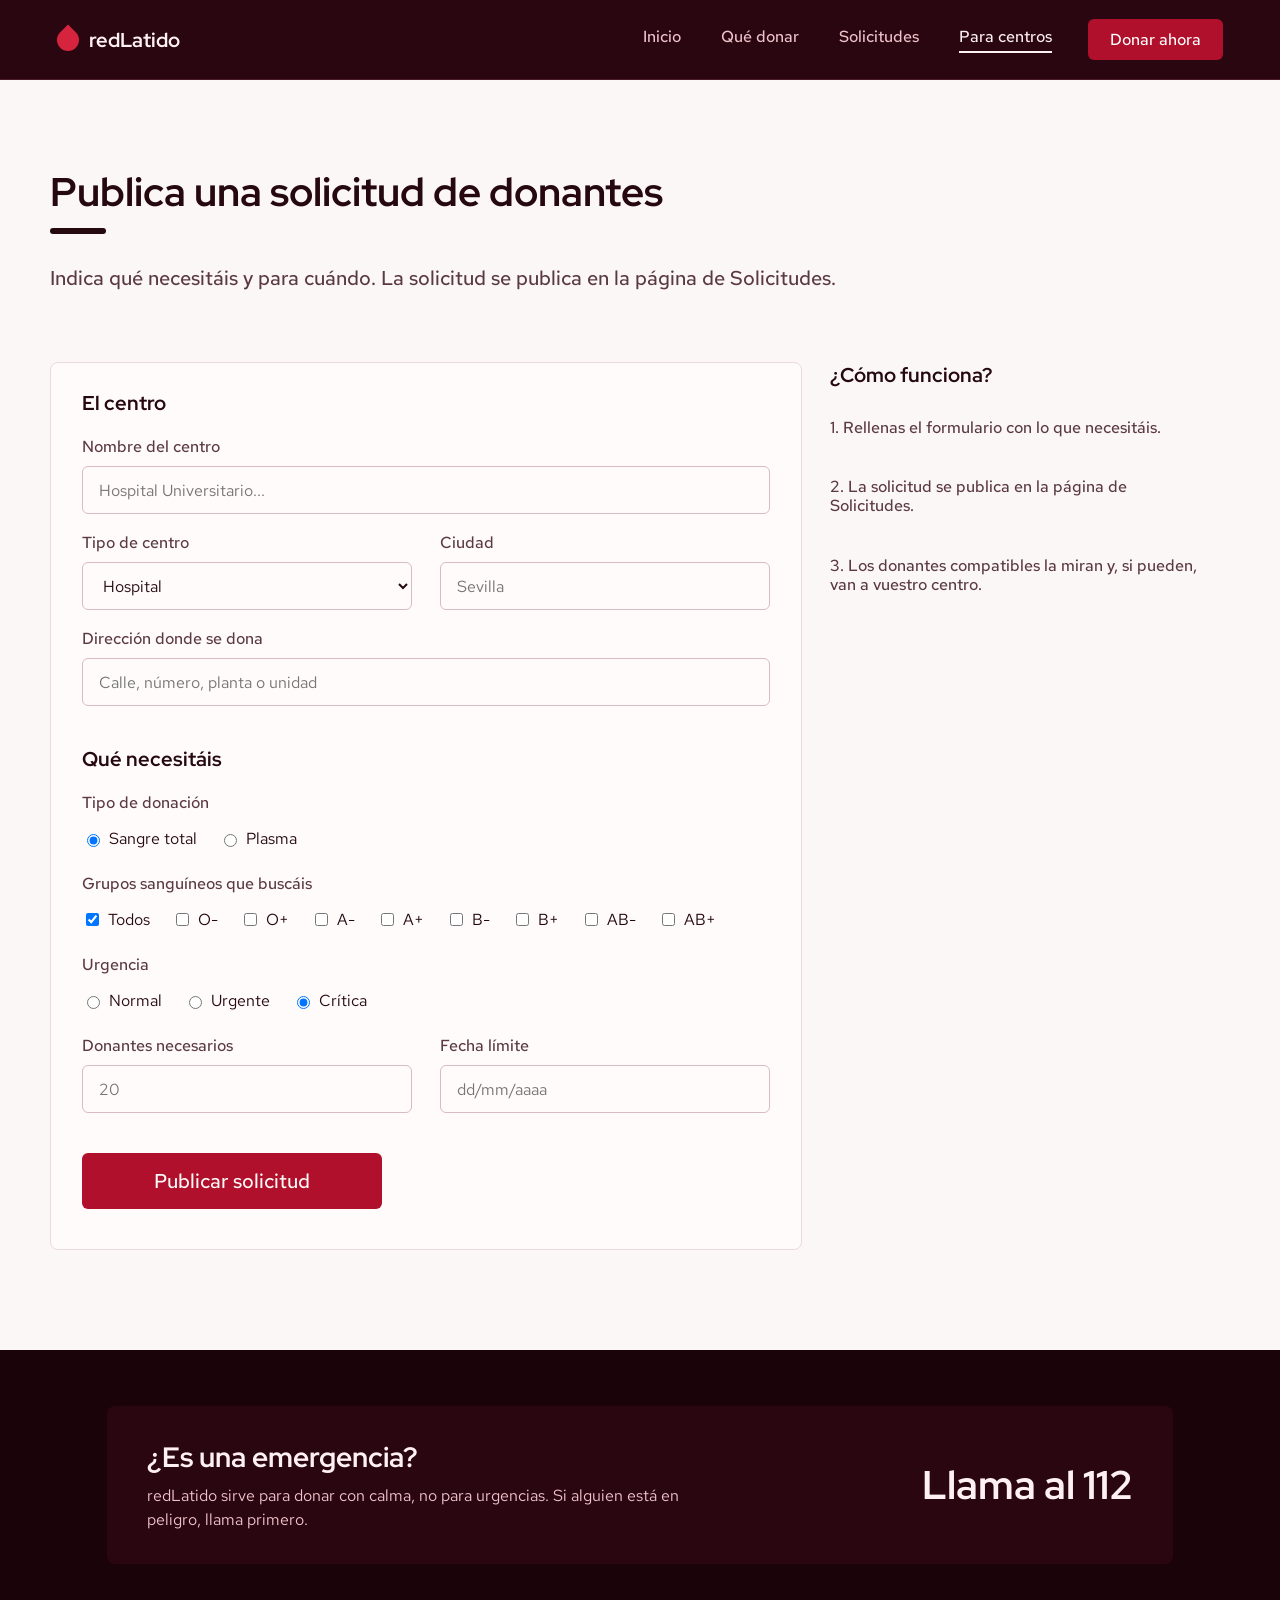
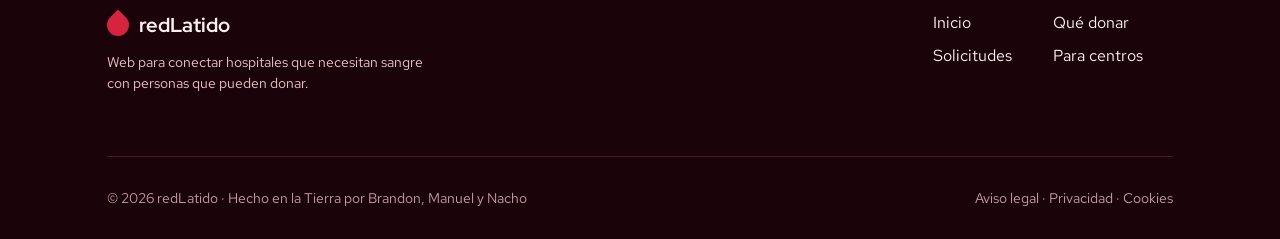
<file: codigo-con-causa/for-centres.html>
<!DOCTYPE html>
<html lang="es">
<head>
  <meta charset="UTF-8">
  <meta name="viewport" content="width=device-width, initial-scale=1.0">
  <title>redLatido - Para centros</title>
  <link rel="stylesheet" href="https://fonts.googleapis.com/css2?family=Red+Hat+Display:wght@700&family=Red+Hat+Text:wght@400;500&display=swap">
  <link rel="stylesheet" href="styles.css">
  <link rel="stylesheet" href="for-centres.css">
  <link rel="icon" type="image/svg+xml" href="files/favicon.svg">
</head>
<body>
  <header>
    <nav class="navbar">
      <a class="logo" href="index.html"><span class="drop"></span>redLatido</a>
      <div class="nav-right">
        <div class="nav-links">
          <a href="index.html">Inicio</a>
          <a href="what-to-donate.html">Qué donar</a>
          <a href="requests.html">Solicitudes</a>
          <a class="active" href="for-centres.html">Para centros</a>
        </div>
        <a class="button-nav" href="requests.html">Donar ahora</a>
      </div>
    </nav>
  </header>

  <main>
    <section class="section">
      <div class="container">
        <h2 class="title">Publica una solicitud de donantes</h2>
        <div class="line"></div>
        <p class="subtitle">Indica qué necesitáis y para cuándo. La solicitud se publica en la página de Solicitudes.</p>
        <div class="center-page">
          <form class="form" action="requests.html">
            <h3>El centro</h3>
            <label for="name">Nombre del centro</label>
            <input class="field" type="text" id="name" name="name" placeholder="Hospital Universitario...">
            <div class="form-two">
              <div>
                <label for="center-type">Tipo de centro</label>
                <select class="field" id="center-type" name="center-type">
                  <option>Hospital</option>
                  <option>Centro de transfusión</option>
                  <option>Centro de salud</option>
                </select>
              </div>
              <div>
                <label for="city">Ciudad</label>
                <input class="field" type="text" id="city" name="city" placeholder="Sevilla">
              </div>
            </div>
            <label for="address">Dirección donde se dona</label>
            <input class="field" type="text" id="address" name="address" placeholder="Calle, número, planta o unidad">

            <h3 class="second">Qué necesitáis</h3>
            <p class="form-label">Tipo de donación</p>
            <div class="options">
              <input type="radio" id="blood" name="donation" checked>
              <label for="blood">Sangre total</label>
              <input type="radio" id="plasma" name="donation">
              <label for="plasma">Plasma</label>
            </div>
            <p class="form-label">Grupos sanguíneos que buscáis</p>
            <div class="options">
              <input type="checkbox" id="g-all" name="group" checked>
              <label for="g-all">Todos</label>
              <input type="checkbox" id="g-Ominus" name="group">
              <label for="g-Ominus">O-</label>
              <input type="checkbox" id="g-Oplus" name="group">
              <label for="g-Oplus">O+</label>
              <input type="checkbox" id="g-Aminus" name="group">
              <label for="g-Aminus">A-</label>
              <input type="checkbox" id="g-Aplus" name="group">
              <label for="g-Aplus">A+</label>
              <input type="checkbox" id="g-Bminus" name="group">
              <label for="g-Bminus">B-</label>
              <input type="checkbox" id="g-Bplus" name="group">
              <label for="g-Bplus">B+</label>
              <input type="checkbox" id="g-ABminus" name="group">
              <label for="g-ABminus">AB-</label>
              <input type="checkbox" id="g-ABplus" name="group">
              <label for="g-ABplus">AB+</label>
            </div>
            <p class="form-label">Urgencia</p>
            <div class="options">
              <input type="radio" id="normal" name="urgency">
              <label for="normal">Normal</label>
              <input type="radio" id="urgent" name="urgency">
              <label for="urgent">Urgente</label>
              <input type="radio" id="critical" name="urgency" checked>
              <label for="critical">Crítica</label>
            </div>
            <div class="form-two">
              <div>
                <label for="donors">Donantes necesarios</label>
                <input class="field" type="number" id="donors" name="donors" placeholder="20">
              </div>
              <div>
                <label for="deadline">Fecha límite</label>
                <input class="field" type="text" id="deadline" name="deadline" placeholder="dd/mm/aaaa">
              </div>
            </div>
            <button type="submit">Publicar solicitud</button>
          </form>

          <div class="how">
            <h3>¿Cómo funciona?</h3>
            <p>1. Rellenas el formulario con lo que necesitáis.</p>
            <p>2. La solicitud se publica en la página de Solicitudes.</p>
            <p>3. Los donantes compatibles la miran y, si pueden, van a vuestro centro.</p>
          </div>
        </div>
      </div>
    </section>
  </main>

  <footer>
    <div class="emergency">
      <div>
        <h2>¿Es una emergencia?</h2>
        <p>redLatido sirve para donar con calma, no para urgencias. Si alguien está en peligro, llama primero.</p>
      </div>
      <p class="phone">Llama al 112</p>
    </div>
    <div class="footer-main">
      <div class="footer-brand">
        <a class="logo" href="index.html"><span class="drop"></span>redLatido</a>
        <p>Web para conectar hospitales que necesitan sangre con personas que pueden donar.</p>
      </div>
      <div class="footer-links">
        <a href="index.html">Inicio</a>
        <a href="what-to-donate.html">Qué donar</a>
        <a href="requests.html">Solicitudes</a>
        <a href="for-centres.html">Para centros</a>
      </div>
    </div>
    <div class="footer-bottom">
      <p>© 2026 redLatido · Hecho en la Tierra por Brandon, Manuel y Nacho</p>
      <p>Aviso legal · Privacidad · Cookies</p>
    </div>
  </footer>
</body>
</html>
</file>
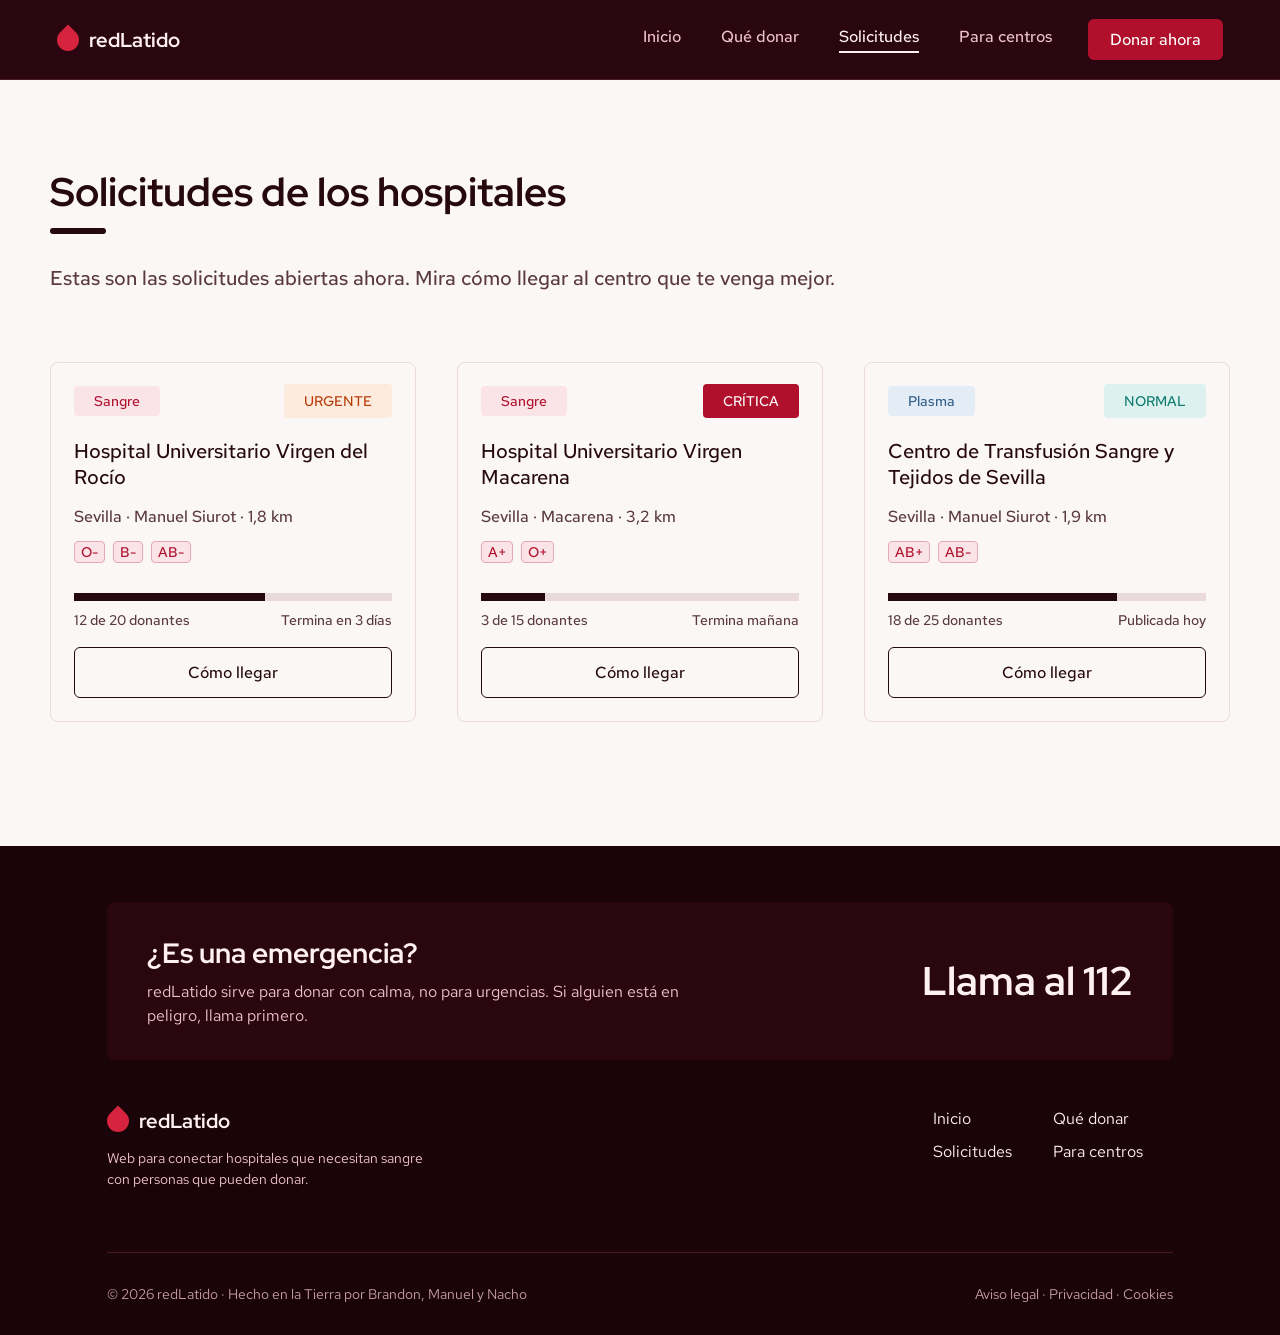
<file: codigo-con-causa/requests.html>
<!DOCTYPE html>
<html lang="es">
<head>
  <meta charset="UTF-8">
  <meta name="viewport" content="width=device-width, initial-scale=1.0">
  <title>redLatido - Solicitudes</title>
  <link rel="stylesheet" href="https://fonts.googleapis.com/css2?family=Red+Hat+Display:wght@700&family=Red+Hat+Text:wght@400;500&display=swap">
  <link rel="stylesheet" href="styles.css">
  <link rel="stylesheet" href="requests.css">
  <link rel="icon" type="image/svg+xml" href="files/favicon.svg">
</head>
<body>
  <header>
    <nav class="navbar">
      <a class="logo" href="index.html"><span class="drop"></span>redLatido</a>
      <div class="nav-right">
        <div class="nav-links">
          <a href="index.html">Inicio</a>
          <a href="what-to-donate.html">Qué donar</a>
          <a class="active" href="requests.html">Solicitudes</a>
          <a href="for-centres.html">Para centros</a>
        </div>
        <a class="button-nav" href="requests.html">Donar ahora</a>
      </div>
    </nav>
  </header>

  <main>
    <section class="section">
      <div class="container">
        <h2 class="title">Solicitudes de los hospitales</h2>
        <div class="line"></div>
        <p class="subtitle">Estas son las solicitudes abiertas ahora. Mira cómo llegar al centro que te venga mejor.</p>
        <div class="three-columns">
          <div class="request-card">
            <div class="request-top">
              <span class="tag tag-blood">Sangre</span>
              <span class="tag tag-urgent">URGENTE</span>
            </div>
            <h3>Hospital Universitario Virgen del Rocío</h3>
            <p class="place">Sevilla · Manuel Siurot · 1,8 km</p>
            <div class="chips"><span class="chip">O-</span><span class="chip">B-</span><span class="chip">AB-</span></div>
            <div class="bar"><div class="bar-fill" style="width: 60%"></div></div>
            <div class="request-numbers">
              <span>12 de 20 donantes</span>
              <span>Termina en 3 días</span>
            </div>
            <a class="button-outline-dark" href="https://www.google.com/maps/search/?api=1&amp;query=Hospital+Universitario+Virgen+del+Roc%C3%ADo+Avenida+Manuel+Siurot+Sevilla" target="_blank">Cómo llegar</a>
          </div>
          <div class="request-card">
            <div class="request-top">
              <span class="tag tag-blood">Sangre</span>
              <span class="tag tag-critical">CRÍTICA</span>
            </div>
            <h3>Hospital Universitario Virgen Macarena</h3>
            <p class="place">Sevilla · Macarena · 3,2 km</p>
            <div class="chips"><span class="chip">A+</span><span class="chip">O+</span></div>
            <div class="bar"><div class="bar-fill" style="width: 20%"></div></div>
            <div class="request-numbers">
              <span>3 de 15 donantes</span>
              <span>Termina mañana</span>
            </div>
            <a class="button-outline-dark" href="https://www.google.com/maps/search/?api=1&amp;query=Hospital+Universitario+Virgen+Macarena+Avenida+Doctor+Fedriani+Sevilla" target="_blank">Cómo llegar</a>
          </div>
          <div class="request-card">
            <div class="request-top">
              <span class="tag tag-plasma">Plasma</span>
              <span class="tag tag-normal">NORMAL</span>
            </div>
            <h3>Centro de Transfusión Sangre y Tejidos de Sevilla</h3>
            <p class="place">Sevilla · Manuel Siurot · 1,9 km</p>
            <div class="chips"><span class="chip">AB+</span><span class="chip">AB-</span></div>
            <div class="bar"><div class="bar-fill" style="width: 72%"></div></div>
            <div class="request-numbers">
              <span>18 de 25 donantes</span>
              <span>Publicada hoy</span>
            </div>
            <a class="button-outline-dark" href="https://www.google.com/maps/search/?api=1&amp;query=Centro+de+Transfusi%C3%B3n+Sangre+y+Tejidos+de+Sevilla+Avenida+Manuel+Siurot+Sevilla" target="_blank">Cómo llegar</a>
          </div>
        </div>
      </div>
    </section>
  </main>

  
  <footer>
    <div class="emergency">
      <div>
        <h2>¿Es una emergencia?</h2>
        <p>redLatido sirve para donar con calma, no para urgencias. Si alguien está en peligro, llama primero.</p>
      </div>
      <p class="phone">Llama al 112</p>
    </div>
    <div class="footer-main">
      <div class="footer-brand">
        <a class="logo" href="index.html"><span class="drop"></span>redLatido</a>
        <p>Web para conectar hospitales que necesitan sangre con personas que pueden donar.</p>
      </div>
      <div class="footer-links">
        <a href="index.html">Inicio</a>
        <a href="what-to-donate.html">Qué donar</a>
        <a href="requests.html">Solicitudes</a>
        <a href="for-centres.html">Para centros</a>
      </div>
    </div>
    <div class="footer-bottom">
      <p>© 2026 redLatido · Hecho en la Tierra por Brandon, Manuel y Nacho</p>
      <p>Aviso legal · Privacidad · Cookies</p>
    </div>
  </footer>
</body>
</html>
</file>
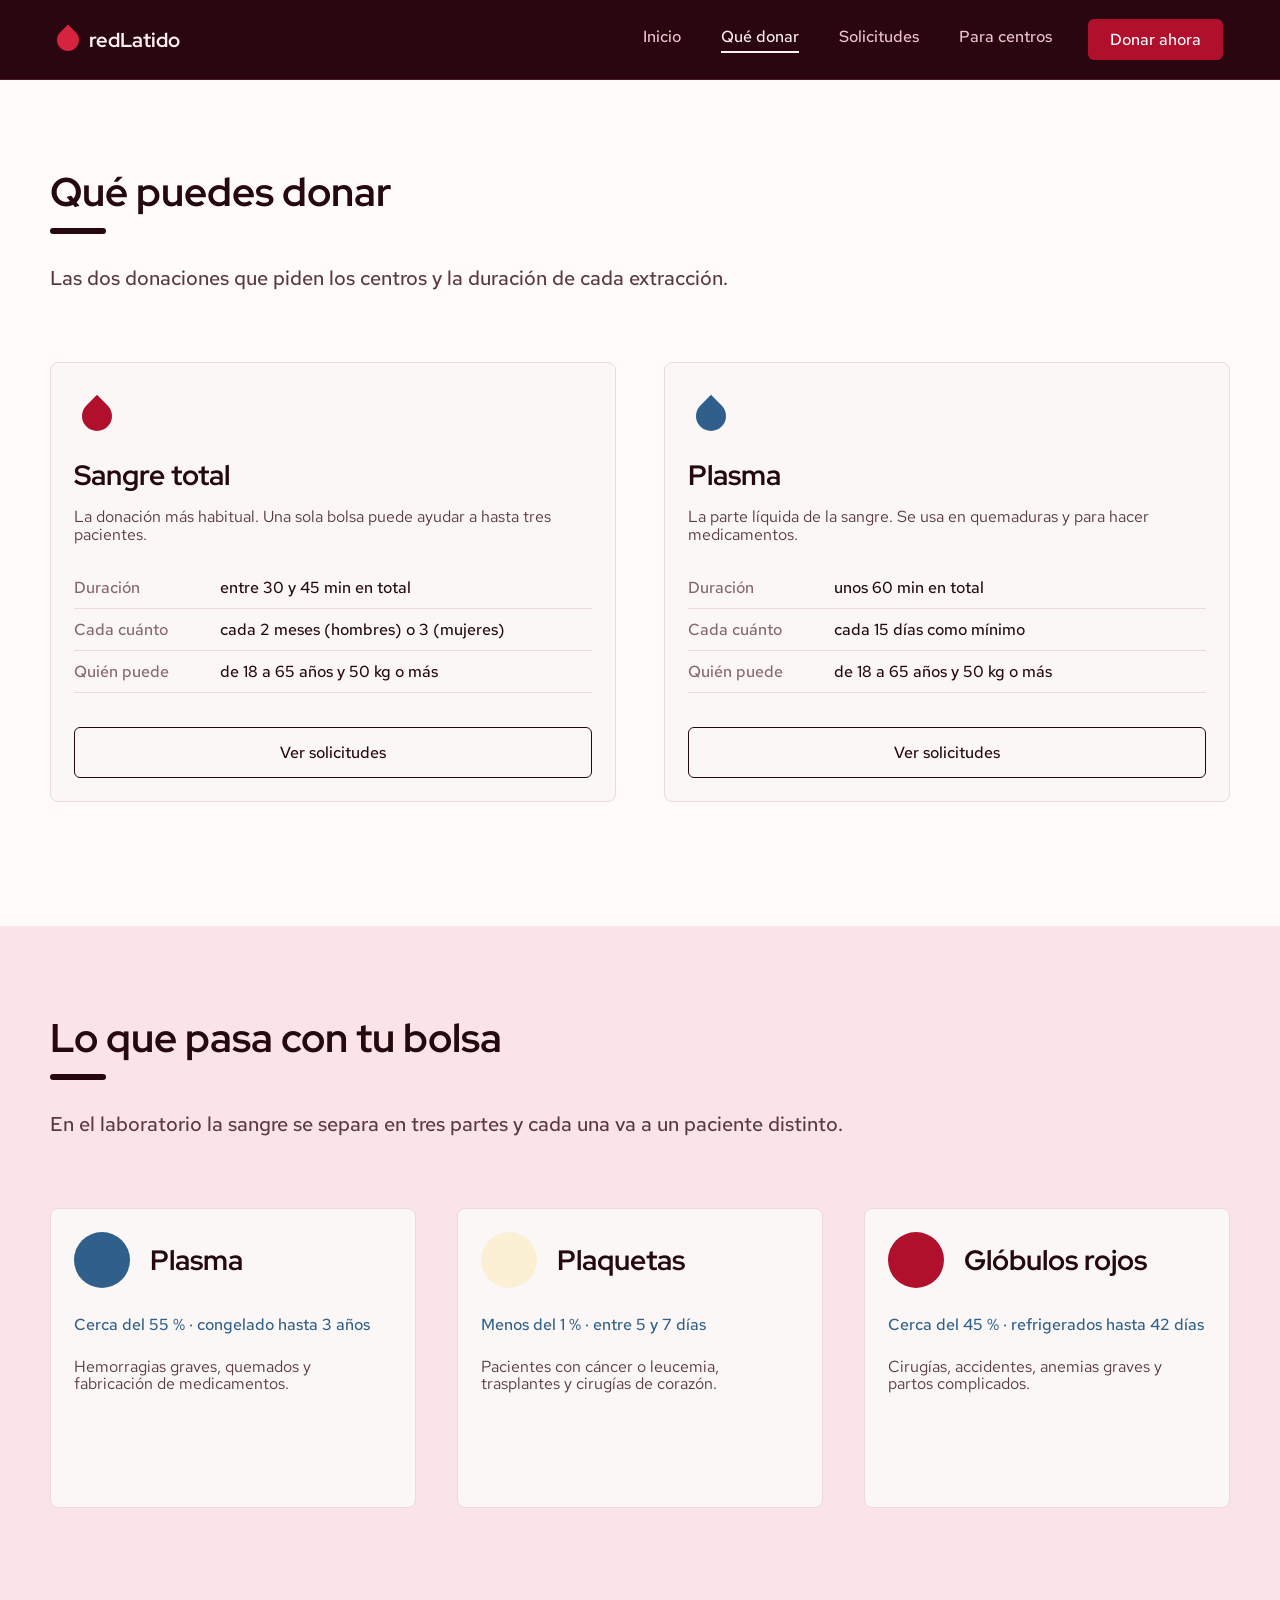
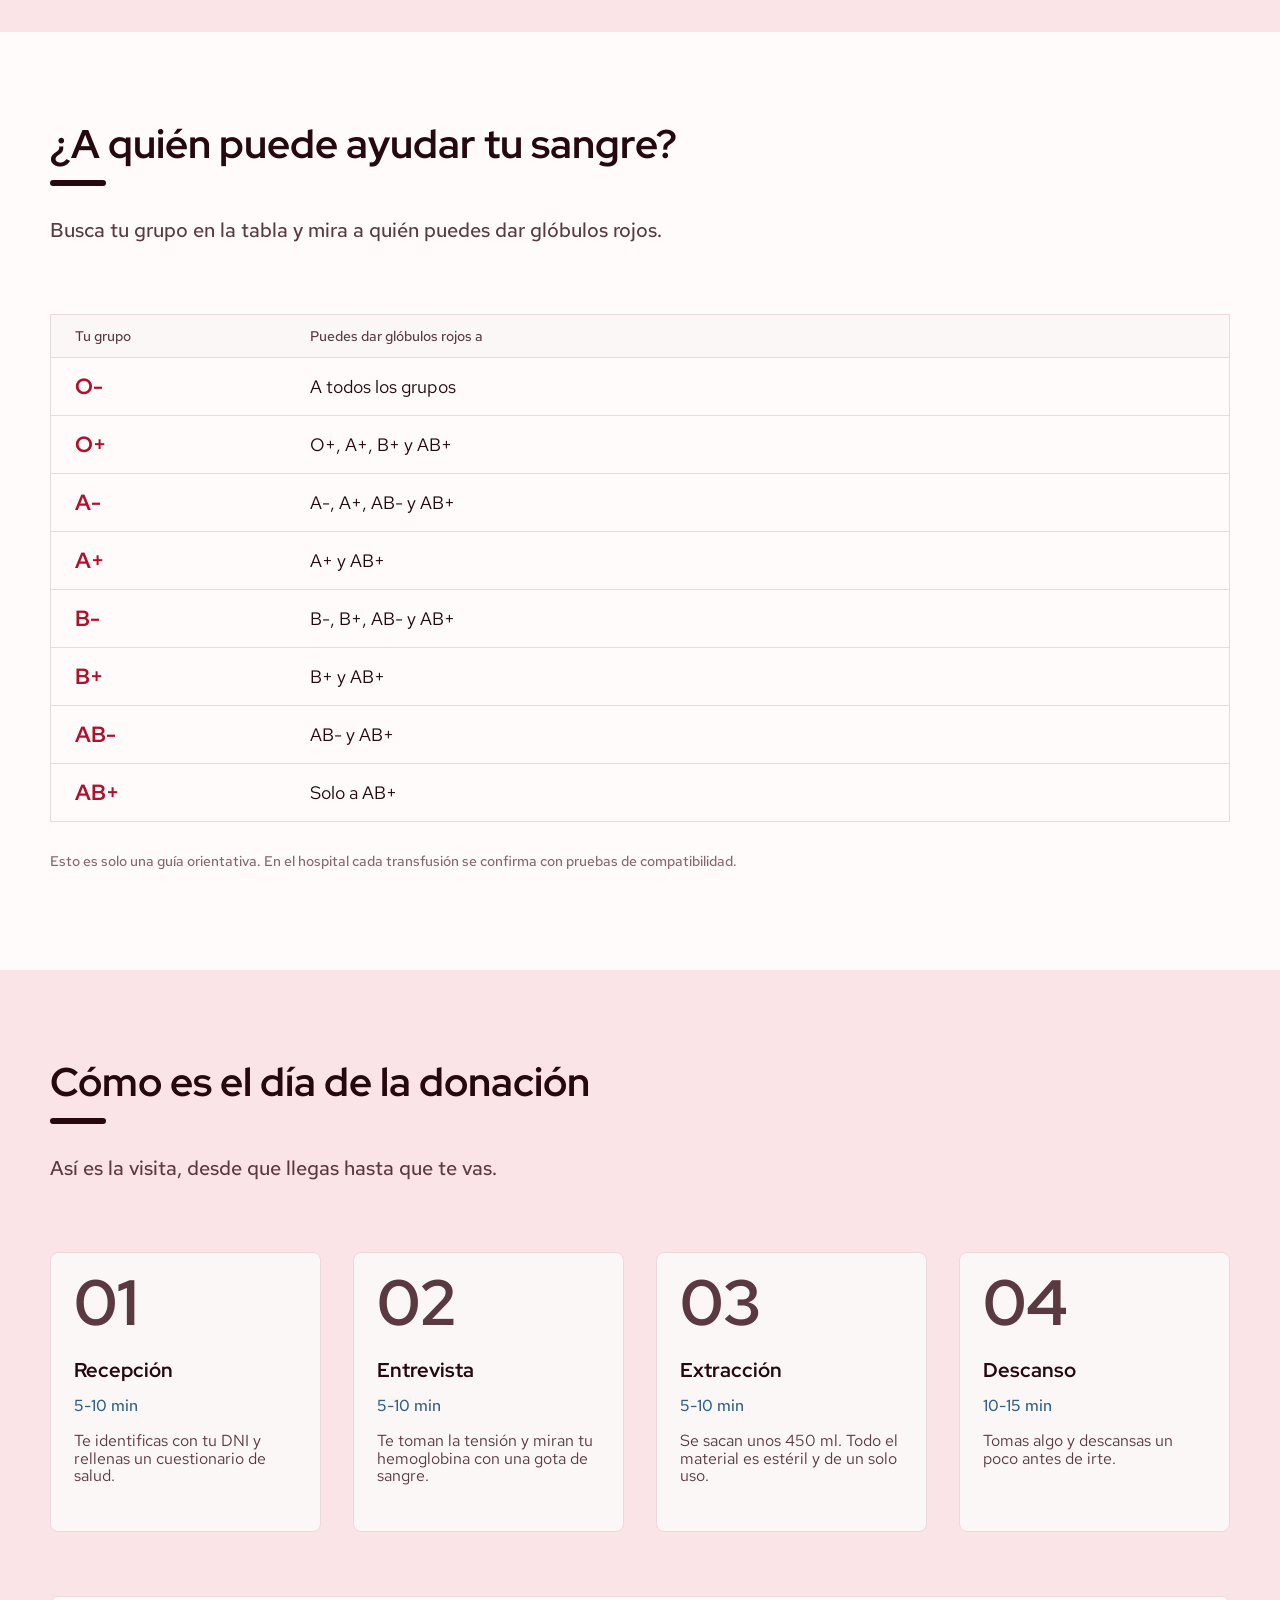
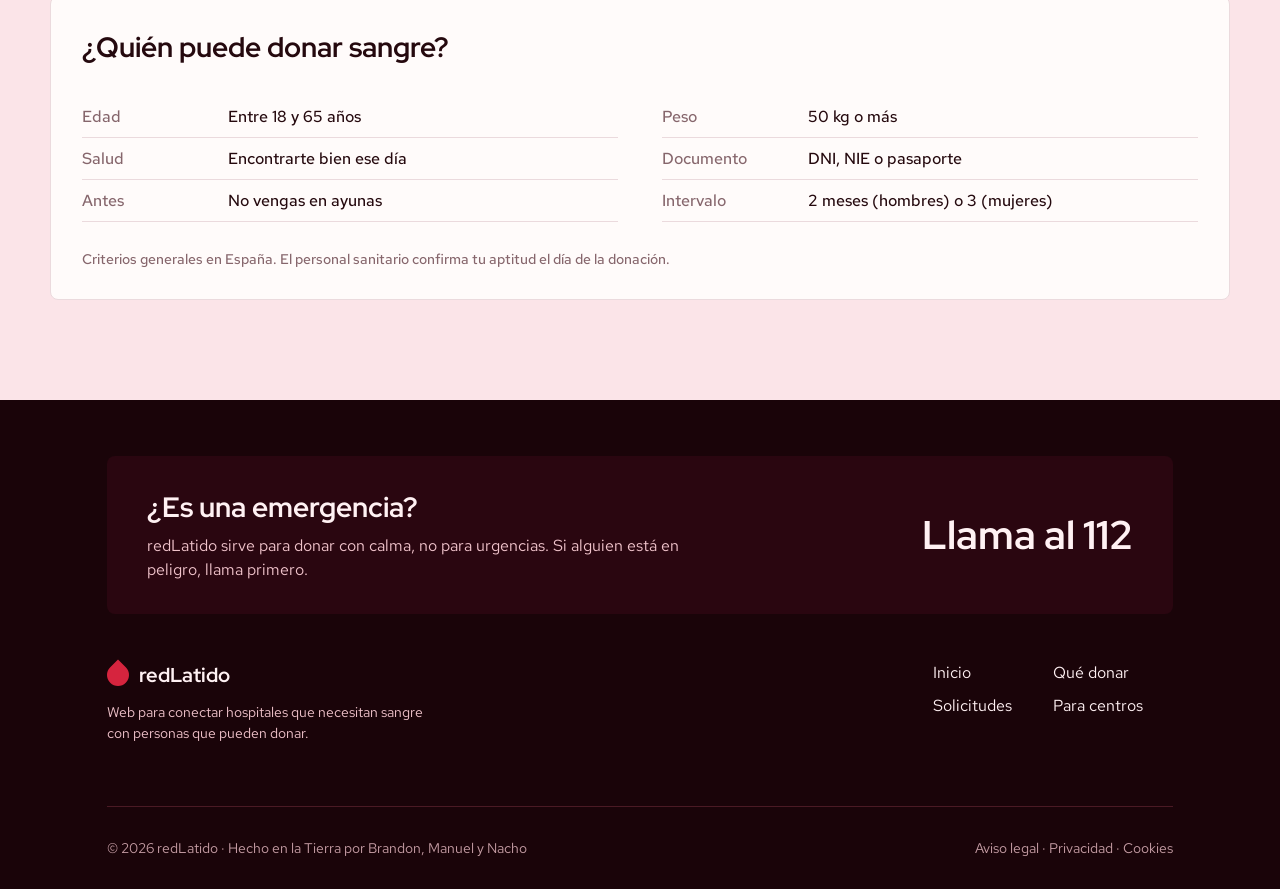
<file: codigo-con-causa/what-to-donate.html>
<!DOCTYPE html>
<html lang="es">
<head>
  <meta charset="UTF-8">
  <meta name="viewport" content="width=device-width, initial-scale=1.0">
  <title>redLatido - Qué donar</title>
  <link rel="stylesheet" href="https://fonts.googleapis.com/css2?family=Red+Hat+Display:wght@700&family=Red+Hat+Text:wght@400;500&display=swap">
  <link rel="stylesheet" href="styles.css">
  <link rel="stylesheet" href="what-to-donate.css">
  <link rel="icon" type="image/svg+xml" href="files/favicon.svg">
</head>
<body>
  <header>
    <nav class="navbar">
      <a class="logo" href="index.html"><span class="drop"></span>redLatido</a>
      <div class="nav-right">
        <div class="nav-links">
          <a href="index.html">Inicio</a>
          <a class="active" href="what-to-donate.html">Qué donar</a>
          <a href="requests.html">Solicitudes</a>
          <a href="for-centres.html">Para centros</a>
        </div>
        <a class="button-nav" href="requests.html">Donar ahora</a>
      </div>
    </nav>
  </header>

  <main>
    <section class="section white">
      <div class="container">
        <h2 class="title">Qué puedes donar</h2>
        <div class="line"></div>
        <p class="subtitle">Las dos donaciones que piden los centros y la duración de cada extracción.</p>
        <div class="two-columns">
          <div class="donation-card">
            <span class="drop"></span>
            <h3>Sangre total</h3>
            <p>La donación más habitual. Una sola bolsa puede ayudar a hasta tres pacientes.</p>
            <div class="row"><span class="label">Duración</span><span>entre 30 y 45 min en total</span></div>
            <div class="row"><span class="label">Cada cuánto</span><span>cada 2 meses (hombres) o 3 (mujeres)</span></div>
            <div class="row"><span class="label">Quién puede</span><span>de 18 a 65 años y 50 kg o más</span></div>
            <a class="button-outline-dark" href="requests.html">Ver solicitudes</a>
          </div>
          <div class="donation-card">
            <span class="drop plasma"></span>
            <h3>Plasma</h3>
            <p>La parte líquida de la sangre. Se usa en quemaduras y para hacer medicamentos.</p>
            <div class="row"><span class="label">Duración</span><span>unos 60 min en total</span></div>
            <div class="row"><span class="label">Cada cuánto</span><span>cada 15 días como mínimo</span></div>
            <div class="row"><span class="label">Quién puede</span><span>de 18 a 65 años y 50 kg o más</span></div>
            <a class="button-outline-dark" href="requests.html">Ver solicitudes</a>
          </div>
        </div>
      </div>
    </section>

    <section class="section pink">
      <div class="container">
        <h2 class="title">Lo que pasa con tu bolsa</h2>
        <div class="line"></div>
        <p class="subtitle">En el laboratorio la sangre se separa en tres partes y cada una va a un paciente distinto.</p>
        <div class="three-columns">
          <div class="part-card">
            <div class="part-top"><span class="circle blue"></span><h3>Plasma</h3></div>
            <p class="part-data">Cerca del 55 % · congelado hasta 3 años</p>
            <p>Hemorragias graves, quemados y fabricación de medicamentos.</p>
          </div>
          <div class="part-card">
            <div class="part-top"><span class="circle yellow"></span><h3>Plaquetas</h3></div>
            <p class="part-data">Menos del 1 % · entre 5 y 7 días</p>
            <p>Pacientes con cáncer o leucemia, trasplantes y cirugías de corazón.</p>
          </div>
          <div class="part-card">
            <div class="part-top"><span class="circle red"></span><h3>Glóbulos rojos</h3></div>
            <p class="part-data">Cerca del 45 % · refrigerados hasta 42 días</p>
            <p>Cirugías, accidentes, anemias graves y partos complicados.</p>
          </div>
        </div>
      </div>
    </section>

    
    <section class="section white">
      <div class="container">
        <h2 class="title">¿A quién puede ayudar tu sangre?</h2>
        <div class="line"></div>
        <p class="subtitle">Busca tu grupo en la tabla y mira a quién puedes dar glóbulos rojos.</p>
        <table>
          <tr>
            <th>Tu grupo</th>
            <th>Puedes dar glóbulos rojos a</th>
          </tr>
          <tr><td class="group">O-</td><td>A todos los grupos</td></tr>
          <tr><td class="group">O+</td><td>O+, A+, B+ y AB+</td></tr>
          <tr><td class="group">A-</td><td>A-, A+, AB- y AB+</td></tr>
          <tr><td class="group">A+</td><td>A+ y AB+</td></tr>
          <tr><td class="group">B-</td><td>B-, B+, AB- y AB+</td></tr>
          <tr><td class="group">B+</td><td>B+ y AB+</td></tr>
          <tr><td class="group">AB-</td><td>AB- y AB+</td></tr>
          <tr><td class="group">AB+</td><td>Solo a AB+</td></tr>
        </table>
        <p class="note">Esto es solo una guía orientativa. En el hospital cada transfusión se confirma con pruebas de compatibilidad.</p>
      </div>
    </section>

    <section class="section pink">
      <div class="container">
        <h2 class="title">Cómo es el día de la donación</h2>
        <div class="line"></div>
        <p class="subtitle">Así es la visita, desde que llegas hasta que te vas.</p>
        <div class="four-columns">
          <div class="step">
            <p class="step-number">01</p>
            <h3>Recepción</h3>
            <p class="step-time">5-10 min</p>
            <p>Te identificas con tu DNI y rellenas un cuestionario de salud.</p>
          </div>
          <div class="step">
            <p class="step-number">02</p>
            <h3>Entrevista</h3>
            <p class="step-time">5-10 min</p>
            <p>Te toman la tensión y miran tu hemoglobina con una gota de sangre.</p>
          </div>
          <div class="step">
            <p class="step-number">03</p>
            <h3>Extracción</h3>
            <p class="step-time">5-10 min</p>
            <p>Se sacan unos 450 ml. Todo el material es estéril y de un solo uso.</p>
          </div>
          <div class="step">
            <p class="step-number">04</p>
            <h3>Descanso</h3>
            <p class="step-time">10-15 min</p>
            <p>Tomas algo y descansas un poco antes de irte.</p>
          </div>
        </div>

        <div class="requirements">
          <h3>¿Quién puede donar sangre?</h3>
          <div class="requirements-grid">
            <div class="row"><span class="label">Edad</span><span>Entre 18 y 65 años</span></div>
            <div class="row"><span class="label">Peso</span><span>50 kg o más</span></div>
            <div class="row"><span class="label">Salud</span><span>Encontrarte bien ese día</span></div>
            <div class="row"><span class="label">Documento</span><span>DNI, NIE o pasaporte</span></div>
            <div class="row"><span class="label">Antes</span><span>No vengas en ayunas</span></div>
            <div class="row"><span class="label">Intervalo</span><span>2 meses (hombres) o 3 (mujeres)</span></div>
          </div>
          <p class="note">Criterios generales en España. El personal sanitario confirma tu aptitud el día de la donación.</p>
        </div>
      </div>
    </section>
  </main>

  <footer>
    <div class="emergency">
      <div>
        <h2>¿Es una emergencia?</h2>
        <p>redLatido sirve para donar con calma, no para urgencias. Si alguien está en peligro, llama primero.</p>
      </div>
      <p class="phone">Llama al 112</p>
    </div>
    <div class="footer-main">
      <div class="footer-brand">
        <a class="logo" href="index.html"><span class="drop"></span>redLatido</a>
        <p>Web para conectar hospitales que necesitan sangre con personas que pueden donar.</p>
      </div>
      <div class="footer-links">
        <a href="index.html">Inicio</a>
        <a href="what-to-donate.html">Qué donar</a>
        <a href="requests.html">Solicitudes</a>
        <a href="for-centres.html">Para centros</a>
      </div>
    </div>
    <div class="footer-bottom">
      <p>© 2026 redLatido · Hecho en la Tierra por Brandon, Manuel y Nacho</p>
      <p>Aviso legal · Privacidad · Cookies</p>
    </div>
  </footer>
</body>
</html>
</file>
<file: codigo-con-causa/styles.css>
body {
  margin: 0;
  font-family: "Red Hat Text", sans-serif;
  font-size: 16px;
  color: #25090E;
  background-color: #FBF7F7;
}
h1,
h2,
h3 {
  font-family: "Red Hat Display", sans-serif;
  margin: 0;
}

a {
  color: inherit;
  text-decoration: none;
}
.container {
  max-width: 1328px;
  margin: 0 auto;
}

.navbar {
  box-sizing: border-box;
  background-color: #2A0610;
  border-bottom: 1px solid #4A1C27;
  min-height: 80px;
  padding: 10px 4.45%;
  display: flex;
  flex-wrap: wrap;
  justify-content: space-between;
  align-items: center;
}

.logo {
  display: flex;
  align-items: center;
  font-family: "Red Hat Display", sans-serif;
  font-weight: 700;
  font-size: 20px;
  color: #FFF1F3;
}
.drop {
  display: inline-block;
  width: 22px;
  height: 22px;
  margin-right: 10px;
  background-color: #D6243E;
  border-radius: 0 50% 50% 50%;
  transform: rotate(45deg);
}

.nav-right {
  display: flex;
  flex-wrap: wrap;
  align-items: center;
}

.nav-links a {
  display: inline-block;
  margin: 4px 36px 4px 0;
  font-weight: 500;
  color: #F0C3CB;
}

.nav-links a.active {
  color: #FFF1F3;
  border-bottom: 2px solid #FFF1F3;
  padding-bottom: 4px;
}

.button-nav {
  background-color: #B0102C;
  color: white;
  font-weight: 500;
  padding: 10px 22px;
  border-radius: 6px;
}
.section {
  padding: 90px 3.9% 100px 3.9%;
}

.pink {
  background-color: #FBE4E8;
}

.white {
  background-color: #FFFBFA;
}

.title {
  font-size: 40px;
  line-height: 44px;
  margin-bottom: 14px;
}

.line {
  width: 56px;
  height: 6px;
  margin-bottom: 30px;
  background-color: #25090E;
  border-radius: 3px;
}

.subtitle {
  font-size: 20px;
  font-weight: 500;
  color: #5A3940;
  margin: 0 0 70px 0;
  max-width: 820px;
  line-height: 1.4;
}
.three-columns {
  display: flex;
  flex-wrap: wrap;
  justify-content: space-between;
}

.three-columns > div {
  width: 31%;
  min-width: 280px;
  margin-bottom: 24px;
}

.button-outline-dark {
  display: block;
  text-align: center;
  border: 1.5px solid #25090E;
  color: #25090E;
  font-weight: 500;
  padding: 14px 0;
  border-radius: 6px;
}

.donation-card {
  box-sizing: border-box;
  background-color: #FBF7F7;
  border: 1px solid #EBDADD;
  border-radius: 8px;
  padding: 30px 23px 23px 23px;
}

.donation-card .drop {
  width: 30px;
  height: 30px;
  margin: 8px 0 20px 8px;
  background-color: #B0102C;
}

.donation-card h3 {
  font-size: 28px;
  margin-bottom: 14px;
}

.donation-card p {
  color: #5A3940;
  line-height: 1.1;
  margin: 0 0 24px 0;
}
footer {
  background-color: #1A0409;
  padding: 56px 8.33% 28px 8.33%;
}

.emergency {
  background-color: #2A0610;
  border-radius: 8px;
  padding: 22px 40px;
  display: flex;
  flex-wrap: wrap;
  justify-content: space-between;
  align-items: center;
}

.emergency > div {
  margin: 10px 0;
}

.emergency h2 {
  font-size: 28px;
  color: #FFF1F3;
  margin-bottom: 8px;
}

.emergency p {
  max-width: 560px;
  line-height: 1.5;
  color: #F0C3CB;
  margin: 0;
}

.emergency .phone {
  margin: 10px 0;
  font-family: "Red Hat Display", sans-serif;
  font-weight: 700;
  font-size: 40px;
  color: #FFF1F3;
}
.footer-main {
  display: flex;
  flex-wrap: wrap;
  justify-content: space-between;
  padding: 28px 0;
  border-bottom: 1px solid #4A1A24;
}

.footer-main > div {
  margin: 20px 0;
}

.footer-brand p {
  max-width: 320px;
  font-size: 14px;
  line-height: 1.5;
  color: #F0C3CB;
}

.footer-links {
  display: flex;
  flex-wrap: wrap;
  align-content: flex-start;
  width: 240px;
  color: #FFF1F3;
}

.footer-links a {
  width: 120px;
  margin-bottom: 12px;
}

.footer-bottom {
  display: flex;
  flex-wrap: wrap;
  justify-content: space-between;
  padding-top: 28px;
  font-size: 14px;
  color: #F0C3CB;
  opacity: 0.8;
}

.footer-bottom p {
  margin: 4px 0;
}
</file>
<file: codigo-con-causa/for-centres.css>
.center-page {
  display: flex;
  flex-wrap: wrap;
  justify-content: space-between;
  align-items: flex-start;
}

.form {
  box-sizing: border-box;
  flex: 1 1 320px;
  max-width: 860px;
  background-color: #FFFBFA;
  border: 1px solid #EBDADD;
  border-radius: 8px;
  padding: 27px 31px 40px 31px;
}

.form h3 {
  font-size: 20px;
  margin: 0 0 20px 0;
}

.form label,
.form-label {
  display: block;
  font-weight: 500;
  color: #5A3940;
  margin: 18px 0 9px 0;
}

.field {
  box-sizing: border-box;
  width: 100%;
  height: 48px;
  font-family: "Red Hat Text", sans-serif;
  font-size: 16px;
  color: #25090E;
  background-color: #FFFBFA;
  border: 1px solid #D8BCC2;
  border-radius: 6px;
  padding: 0 16px;
}

.form-two {
  display: flex;
  flex-wrap: wrap;
  justify-content: space-between;
}

.form-two div {
  width: 48%;
  min-width: 200px;
}

.form h3.second {
  margin-top: 40px;
}

.options {
  display: flex;
  flex-wrap: wrap;
  align-items: center;
}

.form .options label {
  margin: 6px 22px 6px 6px;
  font-weight: 400;
  color: #25090E;
}

.form button {
  font-family: "Red Hat Text", sans-serif;
  font-size: 20px;
  font-weight: 500;
  color: #FFFBFA;
  background-color: #B0102C;
  border: none;
  border-radius: 6px;
  width: 300px;
  max-width: 100%;
  height: 56px;
  margin-top: 40px;
  cursor: pointer;
}

.how {
  box-sizing: border-box;
  flex: 1 1 280px;
  max-width: 428px;
  padding: 0 28px;
}

.how h3 {
  font-size: 20px;
  margin-bottom: 30px;
}

.how p {
  color: #5A3940;
  font-weight: 500;
  line-height: 1.2;
  margin: 0 0 40px 0;
}
</file>
<file: codigo-con-causa/requests.css>
.request-card {
  box-sizing: border-box;
  background-color: #FBF7F7;
  border: 1px solid #EBDADD;
  border-radius: 8px;
  padding: 21px 23px 23px 23px;
}

.request-card:hover {
  border-color: #25090E;
}

.request-top {
  display: flex;
  justify-content: space-between;
  align-items: center;
}

.tag {
  font-size: 14px;
  font-weight: 500;
  padding: 6px 20px;
  border-radius: 4px;
}

.tag-blood {
  background-color: #FBE4E8;
  color: #B0102C;
}

.tag-plasma {
  background-color: #E4EDF5;
  color: #2F5F8A;
}

.tag-urgent {
  background-color: #FDEBDD;
  color: #B93C0A;
  padding: 8px 20px;
}

.tag-critical {
  background-color: #B0102C;
  color: #FFFBFA;
  padding: 8px 20px;
}

.tag-normal {
  background-color: #DDF2EE;
  color: #0E7A70;
  padding: 8px 20px;
}

.request-card h3 {
  font-family: "Red Hat Text", sans-serif;
  font-weight: 500;
  font-size: 20px;
  margin: 20px 0 16px 0;
}

.place {
  color: #5A3940;
  font-weight: 500;
  margin: 0 0 14px 0;
}

.chips {
  margin-bottom: 30px;
}

.chip {
  display: inline-block;
  background-color: #FBE4E8;
  border: 1px solid #E6A9B3;
  color: #B0102C;
  font-size: 14px;
  font-weight: 500;
  padding: 1px 6px;
  border-radius: 4px;
  margin-right: 8px;
}

.bar {
  height: 8px;
  background-color: #EBDADD;
}

.bar-fill {
  height: 8px;
  background-color: #25090E;
}

.request-numbers {
  display: flex;
  justify-content: space-between;
  font-size: 14px;
  font-weight: 500;
  color: #5A3940;
  margin: 10px 0 18px 0;
}
</file>
<file: codigo-con-causa/what-to-donate.css>
.two-columns,
.four-columns {
  display: flex;
  flex-wrap: wrap;
  justify-content: space-between;
}

.two-columns > div {
  width: 48%;
  min-width: 320px;
  margin-bottom: 24px;
}

.four-columns > div {
  width: 23%;
  min-width: 240px;
  margin-bottom: 24px;
}

.donation-card .drop.plasma {
  background-color: #2F5F8A;
}

.row {
  display: flex;
  flex-wrap: wrap;
  padding: 10px 0;
  border-bottom: 1px solid #EBDADD;
  font-weight: 500;
}

.donation-card .button-outline-dark {
  margin-top: 34px;
}

.label {
  min-width: 146px;
  color: #86666C;
}

.part-card {
  box-sizing: border-box;
  background-color: #FBF7F7;
  border: 1px solid #EBDADD;
  border-radius: 8px;
  padding: 23px;
  min-height: 300px;
}

.part-card p {
  color: #5A3940;
  line-height: 1.1;
}

.part-top {
  display: flex;
  align-items: center;
  margin-bottom: 28px;
}

.part-top h3 {
  font-size: 28px;
  margin-left: 20px;
}

.circle {
  width: 56px;
  height: 56px;
  border-radius: 28px;
}

.circle.blue {
  background-color: #2F5F8A;
}

.circle.yellow {
  background-color: #FCF0D4;
}

.circle.red {
  background-color: #B0102C;
}

.part-card .part-data {
  color: #2F5F8A;
  font-weight: 500;
  margin-bottom: 24px;
}


table {
  width: 100%;
  border: 1px solid #EBDADD;
  border-collapse: collapse;
  background-color: #FFFBFA;
}

th {
  text-align: left;
  font-size: 14px;
  font-weight: 500;
  color: #5A3940;
  background-color: #FBF7F7;
  padding: 12px 24px;
  border-bottom: 1px solid #EBDADD;
}

td {
  font-size: 18px;
  padding: 14px 24px;
  border-bottom: 1px solid #EBDADD;
}

td.group {
  width: 20%;
  font-family: "Red Hat Display", sans-serif;
  font-weight: 700;
  font-size: 22px;
  color: #B0102C;
}

.note {
  font-size: 14px;
  font-weight: 500;
  color: #86666C;
  margin: 30px 0 0 0;
}

.step {
  box-sizing: border-box;
  background-color: #FBF7F7;
  border: 1px solid #EBDADD;
  border-radius: 8px;
  padding: 15px 23px 23px 23px;
  min-height: 280px;
}

.step-number {
  font-family: "Red Hat Display", sans-serif;
  font-weight: 700;
  font-size: 64px;
  margin: 0 0 18px 0;
}

.step h3 {
  font-size: 20px;
  margin-bottom: 14px;
}

.step p {
  color: #5A3940;
  line-height: 1.1;
}

.step .step-time {
  color: #2F5F8A;
  font-weight: 500;
  margin: 0 0 18px 0;
}

.requirements {
  background-color: #FFFBFA;
  border: 1px solid #EBDADD;
  border-radius: 8px;
  padding: 31px;
  margin-top: 40px;
}

.requirements h3 {
  font-size: 28px;
  margin-bottom: 30px;
}

.requirements-grid {
  display: flex;
  flex-wrap: wrap;
  justify-content: space-between;
}

.requirements-grid .row {
  width: 48%;
  min-width: 250px;
}

.requirements .note {
  margin-top: 28px;
}
</file>
